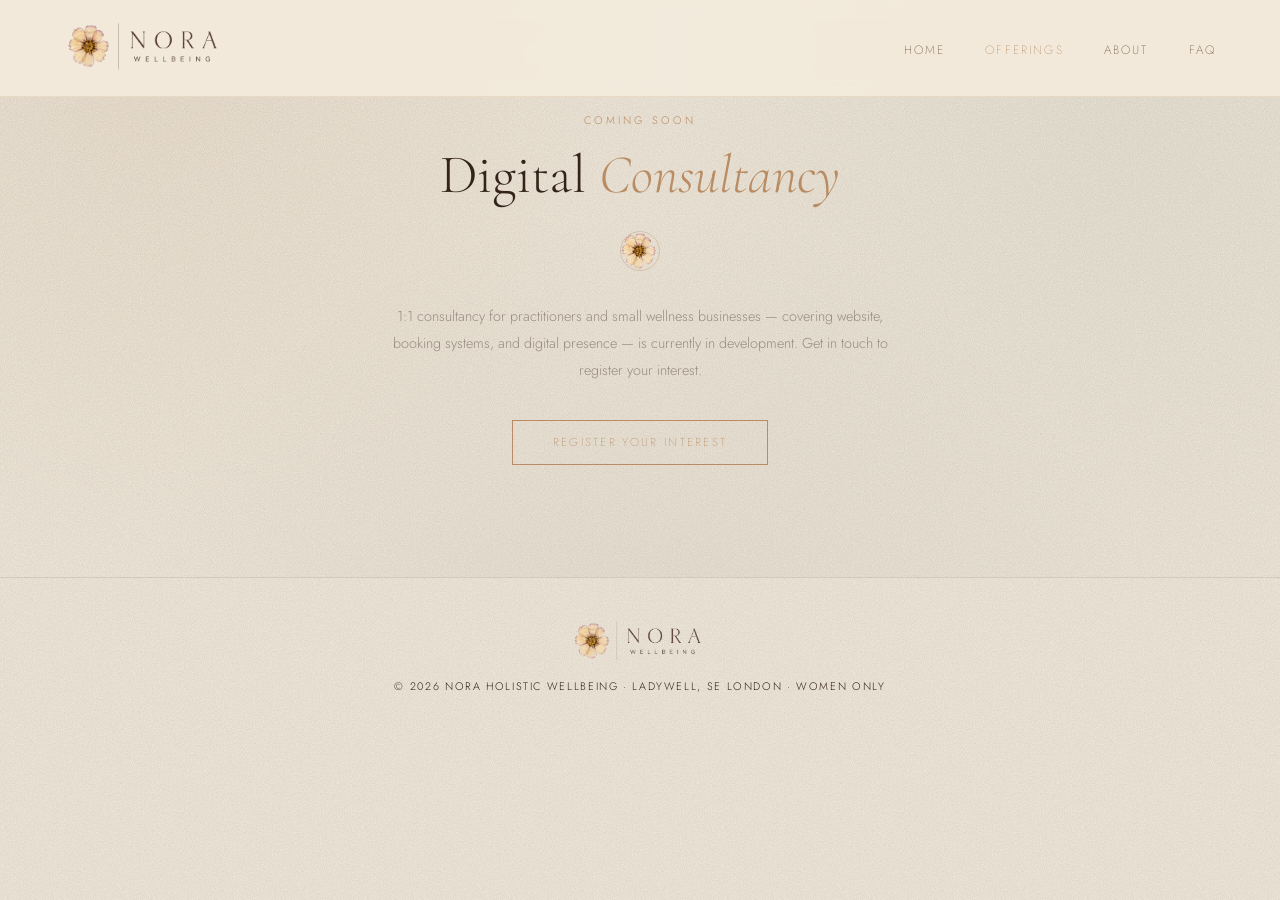
<file: digital-consultancy.html>
<!DOCTYPE html>
<html lang="en">
<head>
  <meta charset="UTF-8"/>
  <meta name="viewport" content="width=device-width, initial-scale=1.0"/>
  <title>Digital Consultancy — Coming Soon | Nora Holistic Wellbeing</title>
  <meta name="description" content="1:1 digital consultancy for practitioners and small wellness businesses, from Nora Holistic Wellbeing — coming soon."/>
  <link rel="canonical" href="https://www.norawellbeing.com/digital-consultancy.html"/>
  <meta property="og:type" content="website"/>
  <meta property="og:url" content="https://www.norawellbeing.com/digital-consultancy.html"/>
  <meta property="og:title" content="Digital Consultancy — Coming Soon | Nora Holistic Wellbeing"/>
  <meta property="og:description" content="1:1 digital consultancy for practitioners and small wellness businesses — coming soon."/>
  <meta property="og:image" content="https://www.norawellbeing.com/logo-mark.png"/>
  <meta name="twitter:card" content="summary"/>
  <link rel="icon" href="flower.png" type="image/png"/>
  <link rel="preconnect" href="https://fonts.googleapis.com"/>
  <link rel="preconnect" href="https://fonts.gstatic.com" crossorigin/>
  <link href="https://fonts.googleapis.com/css2?family=Cormorant+Garamond:ital,wght@0,300;0,400;1,300;1,400&family=Jost:wght@200;300;400&display=swap" rel="stylesheet"/>
  <link rel="stylesheet" href="styles.css"/>
</head>
<body>

<a href="#digital-consultancy" class="skip-link">Skip to main content</a>

<nav aria-label="Main navigation">
  <div class="nav-logo">
    <a href="index.html"><img src="logo.png" alt="Nora Holistic Wellbeing"/></a>
  </div>
  <button class="hamburger" aria-label="Toggle navigation" aria-expanded="false" aria-controls="nav-links">
    <svg width="22" height="22" viewBox="0 0 24 24" fill="none" stroke="currentColor" stroke-width="1.5" aria-hidden="true">
      <line x1="3" y1="6" x2="21" y2="6"/>
      <line x1="3" y1="12" x2="21" y2="12"/>
      <line x1="3" y1="18" x2="21" y2="18"/>
    </svg>
  </button>
  <ul class="nav-links" id="nav-links">
    <li><a href="index.html">Home</a></li>
    <li class="has-dropdown">
      <a href="somatic-treatments.html" class="dropdown-trigger" aria-current="page">Offerings</a>
      <div class="dropdown">
        <a href="somatic-treatments.html">Somatic Treatments</a>
        <a href="retreats.html">Retreats</a>
        <a href="digital-consultancy.html" aria-current="page">Digital Consultancy</a>
      </div>
    </li>
    <li><a href="about.html">About</a></li>
    <li><a href="faq.html">FAQ</a></li>
  </ul>
</nav>

<section id="digital-consultancy" style="min-height: 60vh; display: flex; align-items: center;">
  <div class="section-intro reveal" style="margin-bottom: 0;">
    <p class="section-label">Coming Soon</p>
    <h2 class="section-heading">Digital <em>Consultancy</em></h2>
    <img class="thin-rule" src="flower.png" alt="" aria-hidden="true"/>
    <p class="coming-soon-note">1:1 consultancy for practitioners and small wellness businesses — covering website, booking systems, and digital presence — is currently in development. Get in touch to register your interest.</p>
    <a href="https://wa.me/447776162455" target="_blank" rel="noopener noreferrer" class="btn btn-clay">Register your interest</a>
  </div>
</section>

<footer>
  <img src="logo.png" alt="Nora"/>
  <p>© 2026 Nora Holistic Wellbeing · Ladywell, SE London · Women Only</p>
</footer>

<script src="script.js" defer></script>
</body>
</html>
</file>
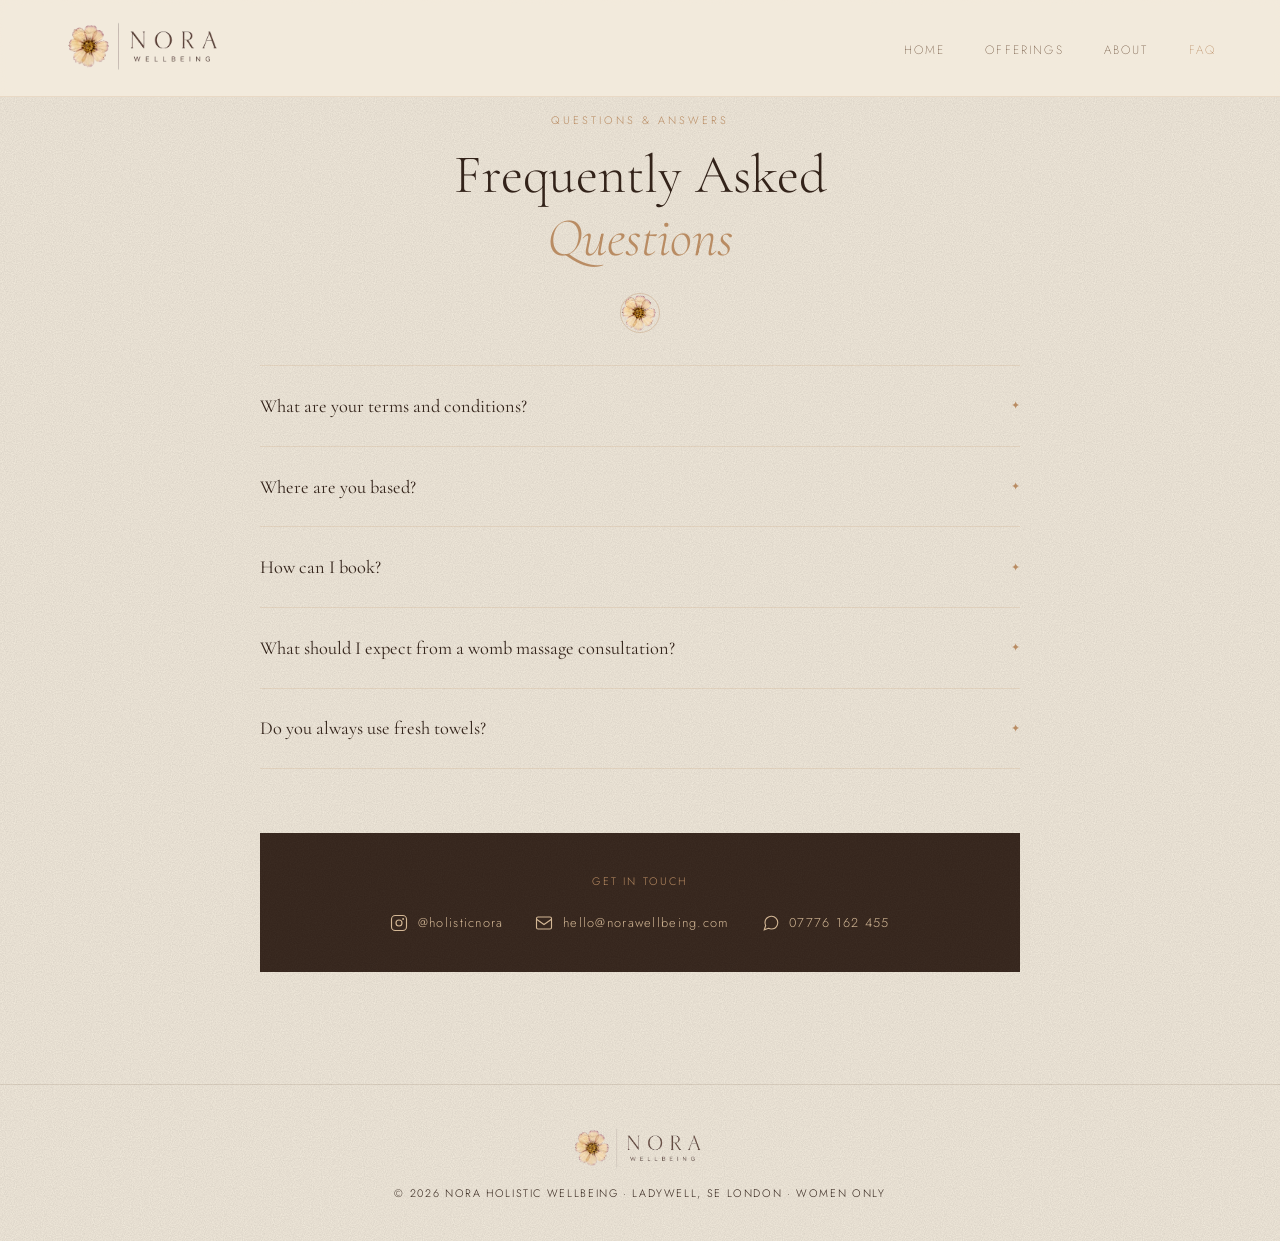
<file: faq.html>
<!DOCTYPE html>
<html lang="en">
<head>
  <meta charset="UTF-8"/>
  <meta name="viewport" content="width=device-width, initial-scale=1.0"/>
  <title>FAQ | Nora Holistic Wellbeing · Ladywell, SE London</title>
  <meta name="description" content="Frequently asked questions about booking, terms, and treatments at Nora Holistic Wellbeing, Ladywell, SE London."/>
  <link rel="canonical" href="https://www.norawellbeing.com/faq.html"/>
  <meta property="og:type" content="website"/>
  <meta property="og:url" content="https://www.norawellbeing.com/faq.html"/>
  <meta property="og:title" content="FAQ | Nora Holistic Wellbeing"/>
  <meta property="og:description" content="Frequently asked questions about booking, terms, and treatments at Nora Holistic Wellbeing."/>
  <meta property="og:image" content="https://www.norawellbeing.com/logo-mark.png"/>
  <meta name="twitter:card" content="summary"/>
  <link rel="icon" href="flower.png" type="image/png"/>
  <link rel="preconnect" href="https://fonts.googleapis.com"/>
  <link rel="preconnect" href="https://fonts.gstatic.com" crossorigin/>
  <link href="https://fonts.googleapis.com/css2?family=Cormorant+Garamond:ital,wght@0,300;0,400;1,300;1,400&family=Jost:wght@200;300;400&display=swap" rel="stylesheet"/>
  <link rel="stylesheet" href="styles.css"/>
</head>
<body>

<a href="#faq" class="skip-link">Skip to main content</a>

<nav aria-label="Main navigation">
  <div class="nav-logo">
    <a href="index.html"><img src="logo.png" alt="Nora Holistic Wellbeing"/></a>
  </div>
  <button class="hamburger" aria-label="Toggle navigation" aria-expanded="false" aria-controls="nav-links">
    <svg width="22" height="22" viewBox="0 0 24 24" fill="none" stroke="currentColor" stroke-width="1.5" aria-hidden="true">
      <line x1="3" y1="6" x2="21" y2="6"/>
      <line x1="3" y1="12" x2="21" y2="12"/>
      <line x1="3" y1="18" x2="21" y2="18"/>
    </svg>
  </button>
  <ul class="nav-links" id="nav-links">
    <li><a href="index.html">Home</a></li>
    <li class="has-dropdown">
      <a href="somatic-treatments.html" class="dropdown-trigger">Offerings</a>
      <div class="dropdown">
        <a href="somatic-treatments.html">Somatic Treatments</a>
        <a href="retreats.html">Retreats</a>
        <a href="digital-consultancy.html">Digital Consultancy</a>
      </div>
    </li>
    <li><a href="about.html">About</a></li>
    <li><a href="faq.html" aria-current="page">FAQ</a></li>
  </ul>
</nav>

<section id="faq">
  <div class="faq-inner">
    <p class="section-label reveal">Questions &amp; Answers</p>
    <h2 class="section-heading reveal">Frequently Asked<br/><em>Questions</em></h2>
    <img class="thin-rule" src="flower.png" alt="" aria-hidden="true" style="margin:0 auto 2rem;"/>
    <div class="faq-list reveal">
      <div class="faq-item">
        <button class="faq-question" aria-expanded="false">What are your terms and conditions?</button>
        <div class="faq-answer-wrap">
          <p class="faq-answer">A deposit is required to reserve your appointment. Deposits are non-refundable but transferable with at least 48 hours' notice. Cancellations with less than 48 hours' notice will forfeit the deposit.</p>
        </div>
      </div>
      <div class="faq-item">
        <button class="faq-question" aria-expanded="false">Where are you based?</button>
        <div class="faq-answer-wrap">
          <p class="faq-answer">I practice from a home clinic in Lewisham, London. The closest station is Ladywell. The exact address will be shared closer to your appointment.</p>
        </div>
      </div>
      <div class="faq-item">
        <button class="faq-question" aria-expanded="false">How can I book?</button>
        <div class="faq-answer-wrap">
          <p class="faq-answer">
            You can reach out via WhatsApp, Instagram, or email to book:<br/><br/>
            Instagram: <a href="https://www.instagram.com/holisticnora" target="_blank" rel="noopener noreferrer">@holisticnora</a><br/>
            Email: <a href="mailto:hello@norawellbeing.com">hello@norawellbeing.com</a><br/>
            WhatsApp: <a href="https://wa.me/447776162455">07776 162 455</a>
          </p>
        </div>
      </div>
      <div class="faq-item">
        <button class="faq-question" aria-expanded="false">What should I expect from a womb massage consultation?</button>
        <div class="faq-answer-wrap">
          <p class="faq-answer">Your initial womb massage session includes a detailed consultation covering your cycle history, general health, and what you're hoping to address. This is a confidential conversation and helps me tailor the treatment to you. The consultation is included in the initial session price of £120.</p>
        </div>
      </div>
      <div class="faq-item">
        <button class="faq-question" aria-expanded="false">Do you always use fresh towels?</button>
        <div class="faq-answer-wrap">
          <p class="faq-answer">Of course. All towels and sheets are replaced and deep cleaned after each client. All tools are sterilised and disinfected after every use.</p>
        </div>
      </div>
    </div>
    <div class="contact-links-block reveal">
      <p>Get in touch</p>
      <div class="contact-links-icons">
        <a href="https://www.instagram.com/holisticnora" target="_blank" rel="noopener noreferrer" class="contact-link-icon">
          <svg viewBox="0 0 24 24" fill="none" stroke="currentColor" stroke-width="1.5"><rect x="2" y="2" width="20" height="20" rx="5"/><circle cx="12" cy="12" r="4"/><circle cx="17.5" cy="6.5" r="0.5" fill="currentColor"/></svg>
          @holisticnora
        </a>
        <a href="mailto:hello@norawellbeing.com" class="contact-link-icon">
          <svg viewBox="0 0 24 24" fill="none" stroke="currentColor" stroke-width="1.5"><rect x="2" y="4" width="20" height="16" rx="2"/><path d="m2 7 10 7 10-7"/></svg>
          hello@norawellbeing.com
        </a>
        <a href="https://wa.me/447776162455" target="_blank" rel="noopener noreferrer" class="contact-link-icon">
          <svg viewBox="0 0 24 24" fill="none" stroke="currentColor" stroke-width="1.5"><path d="M21 11.5a8.38 8.38 0 0 1-.9 3.8 8.5 8.5 0 0 1-7.6 4.7 8.38 8.38 0 0 1-3.8-.9L3 21l1.9-5.7a8.38 8.38 0 0 1-.9-3.8 8.5 8.5 0 0 1 4.7-7.6 8.38 8.38 0 0 1 3.8-.9h.5a8.48 8.48 0 0 1 8 8v.5z"/></svg>
          07776 162 455
        </a>
      </div>
    </div>
  </div>
</section>

<footer>
  <img src="logo.png" alt="Nora"/>
  <p>© 2026 Nora Holistic Wellbeing · Ladywell, SE London · Women Only</p>
</footer>

<script src="script.js" defer></script>
</body>
</html>
</file>
<file: styles.css>
:root {
  --parchment: #F3EBDD;
  --cream: #FAF6EE;
  --clay: #B98C63;
  --bark: #6B4F3A;
  --bark-dark: #33231A;
  --moss: #7A8C6E;
  --sand: #D4B896;
  --warm-grey: #9A8C82;
  --grain: url("data:image/svg+xml;utf8,<svg xmlns='http://www.w3.org/2000/svg' width='180' height='180'><filter id='n'><feTurbulence type='fractalNoise' baseFrequency='0.9' numOctaves='3' stitchTiles='stitch'/><feColorMatrix type='matrix' values='0 0 0 0 0  0 0 0 0 0  0 0 0 0 0  0 0 0 0.11 0'/></filter><rect width='100%25' height='100%25' filter='url(%23n)'/></svg>");
  --grain-light: url("data:image/svg+xml;utf8,<svg xmlns='http://www.w3.org/2000/svg' width='180' height='180'><filter id='n2'><feTurbulence type='fractalNoise' baseFrequency='0.85' numOctaves='2' stitchTiles='stitch'/><feColorMatrix type='matrix' values='0 0 0 0 1  0 0 0 0 1  0 0 0 0 1  0 0 0 0.045 0'/></filter><rect width='100%25' height='100%25' filter='url(%23n2)'/></svg>");
}
* { margin: 0; padding: 0; box-sizing: border-box; }
html { scroll-behavior: smooth; }
@media (prefers-reduced-motion: reduce) {
  html { scroll-behavior: auto; }
}
body {
  background-color: var(--parchment);
  background-image:
    var(--grain),
    radial-gradient(circle at 12% 8%, rgba(185,140,99,0.10), transparent 40%),
    radial-gradient(circle at 88% 18%, rgba(122,140,110,0.07), transparent 42%),
    radial-gradient(circle at 50% 100%, rgba(51,35,26,0.05), transparent 55%);
  background-repeat: repeat, no-repeat, no-repeat, no-repeat;
  color: var(--bark-dark);
  font-family: 'Jost', sans-serif;
  font-weight: 300;
  overflow-x: hidden;
}

.skip-link { position: absolute; top: -100%; left: 0; background: var(--bark-dark); color: var(--sand); padding: 0.6rem 1.2rem; z-index: 200; font-size: 0.78rem; letter-spacing: 0.1em; text-decoration: none; }
.skip-link:focus { top: 0; }

/* ---------- Nav ---------- */

nav { position: fixed; top: 0; left: 0; right: 0; z-index: 100; display: flex; justify-content: space-between; align-items: center; padding: 1.2rem 4rem; background: rgba(243,235,221,0.92); backdrop-filter: blur(8px); border-bottom: 1px solid rgba(196,149,106,0.2); }
.nav-logo img { height: 52px; width: auto; }
.nav-links { display: flex; align-items: center; gap: 2.5rem; list-style: none; }
.nav-links a { text-decoration: none; color: var(--bark); font-family: 'Jost', sans-serif; font-weight: 200; font-size: 0.75rem; letter-spacing: 0.18em; text-transform: uppercase; transition: color 0.3s; }
.nav-links a:hover { color: var(--clay); }
.nav-links a[aria-current="page"] { color: var(--clay); }
.hamburger { display: none; background: none; border: none; cursor: pointer; padding: 0.3rem; color: var(--bark); line-height: 0; }

.has-dropdown { position: relative; }
.dropdown {
  position: absolute; top: 100%; left: 50%; transform: translateX(-50%) translateY(6px);
  background: var(--parchment); border: 1px solid rgba(107,79,58,0.15);
  min-width: 210px; padding: 8px; border-radius: 3px;
  opacity: 0; pointer-events: none; transition: opacity 0.2s ease, transform 0.2s ease;
}
.has-dropdown:hover .dropdown,
.has-dropdown:focus-within .dropdown { opacity: 1; pointer-events: auto; transform: translateX(-50%) translateY(0); }
.dropdown a { display: block; padding: 10px 14px; font-size: 0.72rem; letter-spacing: 0.1em; border-radius: 2px; }
.dropdown a:hover { background: var(--parchment); color: var(--bark); }

/* ---------- Hero ---------- */

#home { min-height: 62vh; display: flex; flex-direction: column; align-items: center; justify-content: center; text-align: center; padding: 8rem 2rem 3rem; position: relative; overflow: hidden; background-image: url('hero.jpg'); background-size: cover; background-position: center 70%; }
#home::before { content: ''; position: absolute; inset: 0; background: rgba(243,235,221,0.75); }
.hero-content { position: relative; z-index: 1; display: flex; flex-direction: column; align-items: center; }
.hero-tagline { font-family: 'Cormorant Garamond', serif; font-style: italic; font-weight: 300; font-size: clamp(1.25rem, 2.4vw, 1.7rem); color: var(--bark); max-width: 520px; line-height: 1.75; animation: fadeUp 1.2s 0.2s ease both; margin-bottom: 1rem; }
.hero-sub { font-size: 0.7rem; letter-spacing: 0.16em; text-transform: uppercase; color: var(--clay); opacity: 0.85; animation: fadeUp 1.2s 0.4s ease both; margin-bottom: 2.2rem; }
.hero-link { font-family: 'Cormorant Garamond', serif; font-style: italic; font-size: 1rem; color: var(--bark); text-decoration: underline; text-underline-offset: 5px; text-decoration-color: rgba(107,79,58,0.35); letter-spacing: 0.02em; transition: color 0.3s, text-decoration-color 0.3s; animation: fadeUp 1.2s 0.6s ease both; }
.hero-link:hover { color: var(--clay); text-decoration-color: var(--clay); }
.hero-divider { display: block; width: 44px; height: 44px; border-radius: 50%; object-fit: cover; border: 1px solid rgba(185,140,99,0.4); margin: 0 auto 2.5rem; animation: fadeUp 1.2s 0.5s ease both; }
.btn { display: inline-block; padding: 0.85rem 2.5rem; border: 1px solid var(--bark); color: var(--bark); text-decoration: none; font-family: 'Jost', sans-serif; font-weight: 200; font-size: 0.72rem; letter-spacing: 0.2em; text-transform: uppercase; transition: all 0.3s; animation: fadeUp 1.2s 0.6s ease both; }
.btn:hover { background: var(--bark); color: var(--cream); }
.btn-clay { border-color: var(--clay); color: var(--clay); }
.btn-clay:hover { background: var(--clay); color: var(--cream); }

/* ---------- Generic sections ---------- */

section { padding: 7rem 2rem; }
.section-label { font-size: 0.68rem; letter-spacing: 0.28em; text-transform: uppercase; color: var(--clay); margin-bottom: 1rem; }
.section-heading { font-family: 'Cormorant Garamond', serif; font-weight: 300; font-size: clamp(2.2rem, 5vw, 3.4rem); line-height: 1.15; color: var(--bark-dark); margin-bottom: 1.5rem; }
.section-heading em { font-style: italic; color: var(--clay); }
.thin-rule { display: block; width: 40px; height: 40px; border-radius: 50%; object-fit: cover; border: 1px solid rgba(185,140,99,0.35); margin-bottom: 2rem; }

/* Centered intro block, reused at the top of most pages (rituals/treatments,
   retreats, digital consultancy, FAQ, and the home about-teaser) */
.section-intro { max-width: 640px; margin: 0 auto 4rem; text-align: center; }
.section-intro .thin-rule { margin: 0 auto 2rem; }
.section-intro p.lede { font-size: 0.9rem; color: var(--warm-grey); max-width: 560px; margin: 0 auto; line-height: 1.9; }

/* ---------- About ---------- */

#about { background-color: var(--parchment); background-image: var(--grain); }
.about-inner { max-width: 1100px; margin: 0 auto; display: grid; grid-template-columns: 1fr 1fr; gap: 6rem; align-items: center; }
.about-text p { font-size: 1rem; line-height: 1.9; color: var(--warm-grey); margin-bottom: 1.4rem; }
.about-text p strong { color: var(--bark); font-weight: 400; }
.about-image { width: 100%; height: 500px; object-fit: cover; display: block; }
.about-image-caption { background-color: var(--bark-dark); background-image: var(--grain-light); color: var(--sand); padding: 1.5rem 2rem; font-family: 'Cormorant Garamond', serif; font-style: italic; font-size: 1.1rem; line-height: 1.6; }
.about-image-caption-sub { font-family: 'Jost', sans-serif; font-style: normal; font-size: 0.7rem; letter-spacing: 0.18em; text-transform: uppercase; color: var(--clay); margin-top: 0.8rem; }
.location-tag { display: inline-flex; align-items: center; gap: 0.5rem; font-size: 0.72rem; letter-spacing: 0.12em; text-transform: uppercase; color: var(--moss); margin-top: 2rem; }
.location-tag::before { content: '◎'; font-size: 0.8rem; }
.about-contact-links { margin-top: 1.5rem; display: flex; flex-direction: column; gap: 0.5rem; }
.about-contact-links a { display: inline-flex; align-items: center; gap: 0.5rem; color: var(--clay); text-decoration: none; font-size: 0.8rem; letter-spacing: 0.08em; transition: color 0.3s; }
.about-contact-links a:hover { color: var(--bark); }
.about-contact-links svg { width: 16px; height: 16px; flex-shrink: 0; }
.training-badge { margin-top: 1.8rem; padding: 1.2rem 1.5rem; border-left: 2px solid var(--moss); background: rgba(122,140,110,0.06); }
.training-badge p { font-size: 0.85rem !important; line-height: 1.7 !important; color: var(--moss) !important; margin-bottom: 0 !important; }

/* ---------- Home: offerings grid ---------- */

#offerings { background-color: var(--parchment); background-image: var(--grain); }
.offer-grid { display: grid; grid-template-columns: repeat(3, 1fr); gap: 3rem; max-width: 1100px; margin: 0 auto; }
.offer-tile img { width: 100%; aspect-ratio: 3 / 4; object-fit: cover; display: block; margin-bottom: 1.2rem; transition: transform 0.6s cubic-bezier(0.4,0,0.2,1); }
.offer-tile:hover img { transform: scale(1.03); }
.offer-tile-placeholder-inner { width: 100%; aspect-ratio: 3 / 4; background: linear-gradient(165deg, var(--parchment), var(--cream)); border: 1px solid rgba(185,140,99,0.3); margin-bottom: 1.2rem; }
.offer-link { font-family: 'Cormorant Garamond', serif; font-style: italic; font-size: 1.15rem; color: var(--bark); text-decoration: underline; text-underline-offset: 5px; text-decoration-color: rgba(107,79,58,0.35); display: inline-flex; align-items: baseline; flex-wrap: wrap; gap: 0.6rem; transition: color 0.3s, text-decoration-color 0.3s; }
.offer-link:hover { color: var(--clay); text-decoration-color: var(--clay); }
.offer-link .tag { font-family: 'Jost', sans-serif; font-style: normal; font-size: 0.6rem; letter-spacing: 0.15em; text-transform: uppercase; color: var(--warm-grey); text-decoration: none; }

/* ---------- Coming soon (Retreats / Digital Consultancy) ---------- */

.coming-soon-note { font-size: 0.9rem; color: var(--warm-grey); max-width: 520px; margin: 0 auto 2.2rem; line-height: 1.9; }
.coming-soon-image { width: 100%; max-width: 860px; height: 340px; object-fit: cover; display: block; margin: 4rem auto 0; }

/* ---------- Treatments ---------- */

#rituals { background-color: var(--parchment); background-image: var(--grain); }
.rituals-inner { max-width: 1100px; margin: 0 auto; }
.rituals-image-banner { width: 100%; height: 380px; object-fit: cover; object-position: center 40%; display: block; margin-bottom: 4rem; }
.treatment-menu { padding: 2.5rem 0; margin-bottom: 5rem; border-top: 1px solid rgba(196,149,106,0.25); border-bottom: 1px solid rgba(196,149,106,0.25); }
.treatment-menu-title { font-family: 'Jost', sans-serif; font-weight: 300; font-size: 0.68rem; letter-spacing: 0.28em; text-transform: uppercase; color: var(--clay); margin-bottom: 2rem; text-align: center; }
.treatment-menu-grid { display: grid; grid-template-columns: repeat(auto-fit, minmax(220px, 1fr)); gap: 1rem 2.5rem; }
.treatment-menu-item a { color: var(--bark-dark); text-decoration: underline; text-underline-offset: 5px; text-decoration-color: rgba(107,79,58,0.35); text-transform: none; letter-spacing: 0.01em; font-family: 'Cormorant Garamond', serif; font-style: italic; font-size: 1.05rem; line-height: 1.6; transition: color 0.3s, text-decoration-color 0.3s; }
.treatment-menu-item a:hover { color: var(--clay); text-decoration-color: var(--clay); }

.portrait-layout { display: grid; grid-template-columns: 2fr 3fr; gap: 3rem; align-items: start; margin-bottom: 2rem; }
.portrait-col { position: sticky; top: 120px; }
.portrait-img { width: 100%; display: block; }
.portrait-cards .womb-card { padding: 2.5rem; gap: 2rem; margin-bottom: 0; }
.portrait-cards .womb-card + .womb-card { margin-top: 2rem; }
.portrait-cards .mld-card { padding: 2.5rem; gap: 2rem; margin-top: 0; margin-bottom: 0; }
.portrait-cards .mld-card + .mld-card { margin-top: 2rem; }

.womb-card { background: linear-gradient(165deg, var(--parchment), var(--cream)); border: 1px solid rgba(185,140,99,0.3); padding: 4rem; margin-bottom: 2rem; display: grid; grid-template-columns: 1fr 1fr; gap: 4rem; align-items: start; }
.womb-heading { font-family: 'Cormorant Garamond', serif; font-size: clamp(1.8rem, 3vw, 2.6rem); font-weight: 300; color: var(--bark-dark); line-height: 1.15; margin-bottom: 0.5rem; }
.womb-subtitle { font-family: 'Cormorant Garamond', serif; font-style: italic; font-size: 1rem; color: var(--warm-grey); margin-bottom: 1.5rem; }
.womb-description { font-size: 0.95rem; line-height: 1.9; color: var(--warm-grey); margin-bottom: 1.2rem; }
.womb-best-for { font-family: 'Cormorant Garamond', serif; font-style: italic; font-size: 0.95rem; color: var(--moss); margin-bottom: 1.5rem; line-height: 1.8; }
.womb-disclaimer { font-size: 0.75rem; font-style: italic; color: var(--warm-grey); opacity: 0.7; margin-top: 1.5rem; line-height: 1.6; }
.womb-price-block { background: linear-gradient(165deg, var(--cream), var(--parchment)); padding: 1.2rem 1.5rem; border-left: 2px solid var(--clay); margin-bottom: 1rem; }
.womb-price { font-family: 'Cormorant Garamond', serif; font-size: 1.6rem; color: var(--bark); font-weight: 300; }
.womb-price-label { font-size: 0.65rem; letter-spacing: 0.18em; text-transform: uppercase; color: var(--clay); margin-bottom: 0.3rem; }
.womb-duration { font-size: 0.68rem; letter-spacing: 0.15em; text-transform: uppercase; color: var(--warm-grey); margin-top: 0.2rem; }

.ritual-card { display: grid; grid-template-columns: 1fr 2fr; gap: 4rem; margin-bottom: 4rem; padding-bottom: 4rem; border-bottom: 1px solid rgba(196,149,106,0.2); align-items: start; }
.ritual-card.reverse { grid-template-columns: 2fr 1fr; }
.ritual-card.reverse .ritual-meta { order: 2; }
.ritual-card.reverse .ritual-body { order: 1; }
.ritual-meta { position: sticky; top: 120px; }
.ritual-number { font-size: 0.65rem; letter-spacing: 0.25em; text-transform: uppercase; color: var(--clay); margin-bottom: 0.8rem; }
.ritual-name { font-family: 'Cormorant Garamond', serif; font-size: clamp(2rem, 4vw, 3rem); font-weight: 300; color: var(--bark-dark); line-height: 1.1; margin-bottom: 0.5rem; }
.ritual-subtitle { font-family: 'Cormorant Garamond', serif; font-style: italic; font-size: 1rem; color: var(--warm-grey); margin-bottom: 1.5rem; }
.ritual-price-block { background: linear-gradient(165deg, var(--parchment), var(--cream)); padding: 1.2rem 1.5rem; border-left: 2px solid var(--clay); }
.ritual-price { font-family: 'Cormorant Garamond', serif; font-size: 1.6rem; color: var(--bark); font-weight: 300; }
.ritual-duration { font-size: 0.68rem; letter-spacing: 0.15em; text-transform: uppercase; color: var(--warm-grey); margin-top: 0.2rem; }
.ritual-description { font-size: 0.97rem; line-height: 1.9; color: var(--warm-grey); margin-bottom: 1.5rem; }
.ritual-best-for { font-family: 'Cormorant Garamond', serif; font-style: italic; font-size: 0.95rem; color: var(--moss); margin-bottom: 1.5rem; line-height: 1.6; }
.ritual-includes { font-size: 0.78rem; line-height: 1.8; color: var(--bark); border-top: 1px solid rgba(196,149,106,0.3); padding-top: 1rem; }
.ritual-includes strong { display: block; font-size: 0.65rem; letter-spacing: 0.2em; text-transform: uppercase; color: var(--clay); margin-bottom: 0.4rem; font-weight: 400; }

.mld-card { background-color: var(--bark-dark); background-image: var(--grain-light), linear-gradient(165deg, rgba(255,255,255,0.03), transparent 60%); color: var(--sand); padding: 4rem; margin-top: 2rem; margin-bottom: 4rem; display: grid; grid-template-columns: 1fr 1fr; gap: 4rem; align-items: start; }
.mld-heading { font-family: 'Cormorant Garamond', serif; font-size: clamp(1.8rem, 3vw, 2.6rem); font-weight: 300; color: var(--sand); line-height: 1.15; margin-bottom: 0.5rem; }
.mld-subtitle { font-family: 'Cormorant Garamond', serif; font-style: italic; font-size: 1rem; color: var(--clay); margin-bottom: 1.5rem; }
.mld-description { font-size: 0.95rem; line-height: 1.9; color: rgba(212,184,150,0.8); margin-bottom: 1.2rem; }
.mld-disclaimer { font-size: 0.75rem; font-style: italic; color: rgba(212,184,150,0.5); margin-bottom: 1.2rem; }
.mld-prices { display: flex; gap: 2rem; flex-wrap: wrap; margin-bottom: 1rem; }
.mld-price-item { border: 1px solid rgba(196,149,106,0.4); padding: 1.2rem 1.8rem; text-align: center; }
.mld-price-amount { font-family: 'Cormorant Garamond', serif; font-size: 2rem; color: var(--clay); font-weight: 300; }
.mld-price-duration { font-size: 0.65rem; letter-spacing: 0.15em; text-transform: uppercase; color: var(--sand); opacity: 0.6; margin-top: 0.2rem; }
.price-note { font-size: 0.8rem; font-style: italic; color: rgba(212,184,150,0.6); margin-top: 0.5rem; font-family: 'Cormorant Garamond', serif; }
.package-box { border: 1px solid rgba(196,149,106,0.3); padding: 1.5rem; margin-top: 1.5rem; }
.package-box-title { font-size: 0.65rem; letter-spacing: 0.2em; text-transform: uppercase; color: var(--clay); margin-bottom: 1rem; }
.package-item { font-size: 0.85rem; color: var(--sand); padding: 0.4rem 0; border-bottom: 1px solid rgba(196,149,106,0.15); display: flex; justify-content: space-between; }
.package-item:last-child { border-bottom: none; }
.section-sub-heading { font-family: 'Cormorant Garamond', serif; font-weight: 300; font-size: clamp(1.6rem, 3vw, 2.4rem); color: var(--bark-dark); margin: 5rem 0 3rem; padding-top: 4rem; border-top: 1px solid rgba(196,149,106,0.2); }
.section-sub-heading em { font-style: italic; color: var(--clay); }

/* ---------- FAQ ---------- */

#faq { background-color: var(--parchment); background-image: var(--grain); }
.faq-inner { max-width: 760px; margin: 0 auto; text-align: center; }
.faq-list { text-align: left; }
.faq-item { border-bottom: 1px solid rgba(196,149,106,0.2); }
.faq-item:first-child { border-top: 1px solid rgba(196,149,106,0.2); }
.faq-question { width: 100%; background: none; border: none; cursor: pointer; padding: 1.8rem 0; font-family: 'Cormorant Garamond', serif; font-size: 1.15rem; font-weight: 400; color: var(--bark-dark); display: flex; justify-content: space-between; align-items: center; gap: 1rem; text-align: left; }
.faq-question::after { content: '✦'; font-size: 0.7rem; color: var(--clay); flex-shrink: 0; transition: transform 0.35s ease; }
.faq-item.open .faq-question::after { transform: rotate(45deg); }
.faq-answer-wrap { max-height: 0; overflow: hidden; transition: max-height 0.4s ease; }
.faq-item.open .faq-answer-wrap { max-height: 600px; }
.faq-answer { font-size: 0.92rem; line-height: 1.85; color: var(--warm-grey); padding-bottom: 1.8rem; }
.faq-answer a { color: var(--clay); text-decoration: none; }
.faq-answer a:hover { text-decoration: underline; }
.contact-links-block { margin-top: 4rem; padding: 2.5rem; background-color: var(--bark-dark); background-image: var(--grain-light); text-align: center; }
.contact-links-block p { font-size: 0.68rem; letter-spacing: 0.2em; text-transform: uppercase; color: var(--clay); margin-bottom: 1.5rem; }
.contact-links-icons { display: flex; justify-content: center; gap: 2rem; flex-wrap: wrap; }
.contact-link-icon { display: flex; align-items: center; gap: 0.6rem; color: var(--sand); text-decoration: none; font-size: 0.8rem; letter-spacing: 0.1em; transition: color 0.3s; }
.contact-link-icon:hover { color: var(--clay); }
.contact-link-icon svg { width: 18px; height: 18px; }

/* ---------- Footer ---------- */

footer { background-color: var(--parchment); background-image: var(--grain); border-top: 1px solid rgba(107,79,58,0.15); color: var(--bark-dark); text-align: center; padding: 2.5rem; font-size: 0.68rem; letter-spacing: 0.15em; text-transform: uppercase; }
footer img { height: 44px; margin-bottom: 1rem; display: block; margin-left: auto; margin-right: auto; border-radius: 4px; opacity: 0.92; }

/* ---------- Motion ---------- */

@keyframes fadeUp { from { opacity: 0; transform: translateY(24px); } to { opacity: 1; transform: translateY(0); } }
.reveal { opacity: 0; transform: translateY(30px); transition: opacity 0.8s ease, transform 0.8s ease; }
.reveal.visible { opacity: 1; transform: translateY(0); }

@media (prefers-reduced-motion: reduce) {
  .hero-tagline, .hero-sub, .hero-link, .hero-divider { animation: none; }
  .reveal { opacity: 1; transform: none; transition: none; }
}

/* ---------- Mobile ---------- */

@media (max-width: 768px) {
  nav { padding: 1rem 1.5rem; }
  .hamburger { display: block; }
  .nav-links {
    display: none;
    position: absolute;
    top: 100%;
    left: 0;
    right: 0;
    flex-direction: column;
    align-items: stretch;
    gap: 0;
    background: rgba(243,235,221,0.97);
    backdrop-filter: blur(8px);
    border-bottom: 1px solid rgba(196,149,106,0.2);
  }
  .nav-links.open { display: flex; }
  .nav-links > li { border-bottom: 1px solid rgba(196,149,106,0.1); }
  .nav-links a { display: block; padding: 1rem 1.5rem; font-size: 0.72rem; }
  .dropdown {
    position: static;
    transform: none;
    opacity: 1;
    pointer-events: auto;
    border: none;
    padding: 0 0 0 1.5rem;
    display: none;
  }
  .has-dropdown.expanded .dropdown { display: block; }
  .has-dropdown:hover .dropdown,
  .has-dropdown:focus-within .dropdown { transform: none; }

  .about-inner { grid-template-columns: 1fr; gap: 3rem; }
  .about-image { height: 320px; }
  .offer-grid { grid-template-columns: 1fr; gap: 2.5rem; }
  .portrait-layout { grid-template-columns: 1fr; }
  .portrait-col { position: static; }
  .portrait-cards .womb-card,
  .portrait-cards .mld-card { padding: 2rem; }
  .ritual-card { grid-template-columns: 1fr !important; gap: 2rem; }
  .ritual-card.reverse { grid-template-columns: 1fr !important; }
  .ritual-card.reverse .ritual-meta { order: 1 !important; }
  .ritual-card.reverse .ritual-body { order: 2 !important; }
  .ritual-meta { position: static; }
  .ritual-body { min-width: 0; }
  .ritual-description { overflow-wrap: break-word; }
  .mld-card { grid-template-columns: 1fr; gap: 2rem; padding: 2.5rem; }
  .womb-card { grid-template-columns: 1fr; gap: 2rem; padding: 2rem; }
  .treatment-menu { padding: 2rem 1.5rem; }
  .treatment-menu-grid { grid-template-columns: 1fr 1fr; }
  .rituals-image-banner { height: 220px; }
  .coming-soon-image { height: 220px; }
}
</file>
